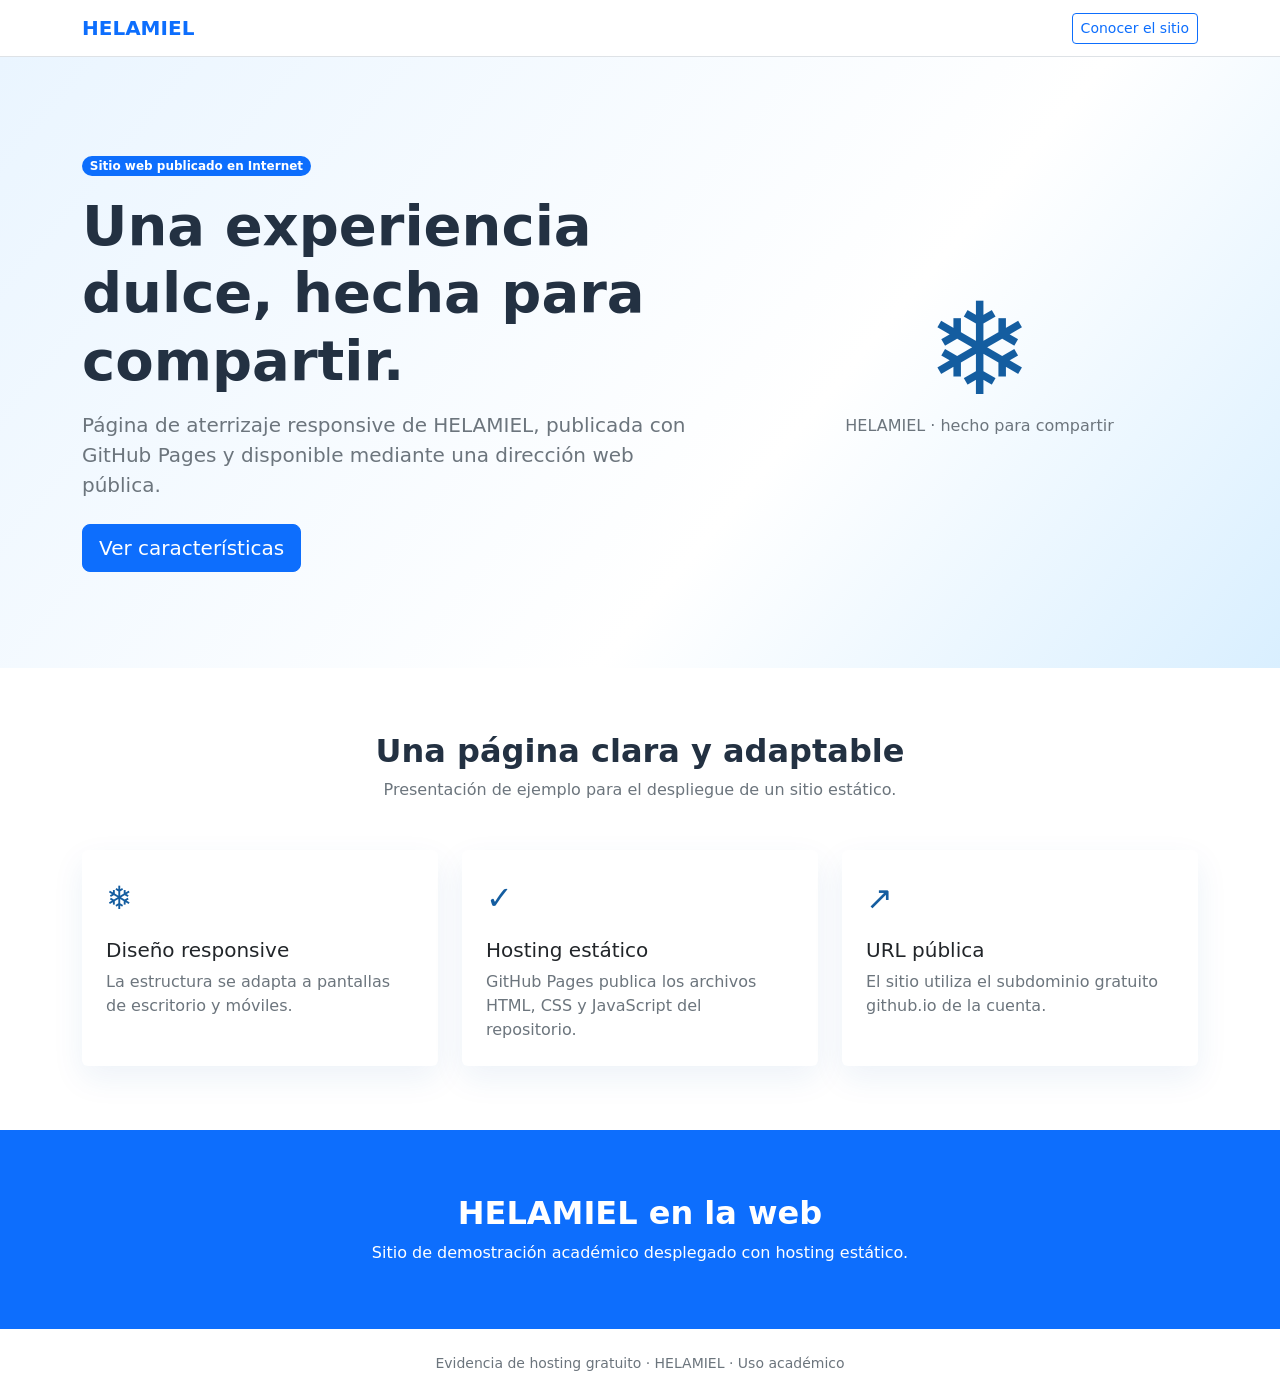
<file: deploy/github-pages-site/index.html>
<!DOCTYPE html>
<html lang="es">
<head>
    <meta charset="UTF-8">
    <meta name="viewport" content="width=device-width, initial-scale=1">
    <meta name="description" content="Sitio demostrativo HELAMIEL publicado con GitHub Pages.">
    <title>HELAMIEL | Sitio web de demostración</title>
    <link href="https://cdn.jsdelivr.net/npm/bootstrap@5.3.3/dist/css/bootstrap.min.css" rel="stylesheet">
    <style>
        :root {
            --helamiel-blue: #145da0;
            --helamiel-ice: #eaf5ff;
        }

        body {
            color: #233142;
        }

        .hero {
            background: linear-gradient(130deg, #eaf5ff 0%, #fff 62%, #d9efff 100%);
        }

        .hero-mark {
            color: var(--helamiel-blue);
            font-size: clamp(4rem, 11vw, 8rem);
            line-height: 1;
        }

        .feature-card {
            border: 0;
            box-shadow: 0 0.75rem 2rem rgba(20, 93, 160, 0.08);
        }

        .feature-mark {
            color: var(--helamiel-blue);
            font-size: 2rem;
        }
    </style>
</head>
<body>
<nav class="navbar navbar-expand-lg bg-white border-bottom">
    <div class="container">
        <a class="navbar-brand fw-bold text-primary" href="#inicio">HELAMIEL</a>
        <a class="btn btn-outline-primary btn-sm" href="#caracteristicas">Conocer el sitio</a>
    </div>
</nav>

<main>
    <section id="inicio" class="hero py-5">
        <div class="container py-lg-5">
            <div class="row align-items-center g-5">
                <div class="col-lg-7">
                    <span class="badge rounded-pill text-bg-primary mb-3">Sitio web publicado en Internet</span>
                    <h1 class="display-4 fw-bold">Una experiencia dulce, hecha para compartir.</h1>
                    <p class="lead text-secondary mt-3">
                        Página de aterrizaje responsive de HELAMIEL, publicada con GitHub Pages
                        y disponible mediante una dirección web pública.
                    </p>
                    <a class="btn btn-primary btn-lg mt-2" href="#caracteristicas">Ver características</a>
                </div>
                <div class="col-lg-5 text-center" aria-hidden="true">
                    <span class="hero-mark">❄</span>
                    <p class="text-secondary mb-0">HELAMIEL · hecho para compartir</p>
                </div>
            </div>
        </div>
    </section>

    <section id="caracteristicas" class="py-5">
        <div class="container py-3">
            <div class="text-center mb-5">
                <h2 class="fw-bold">Una página clara y adaptable</h2>
                <p class="text-secondary">Presentación de ejemplo para el despliegue de un sitio estático.</p>
            </div>
            <div class="row g-4">
                <div class="col-md-4">
                    <article class="card feature-card h-100">
                        <div class="card-body p-4">
                            <div class="feature-mark mb-3" aria-hidden="true">❄</div>
                            <h3 class="h5">Diseño responsive</h3>
                            <p class="text-secondary mb-0">La estructura se adapta a pantallas de escritorio y móviles.</p>
                        </div>
                    </article>
                </div>
                <div class="col-md-4">
                    <article class="card feature-card h-100">
                        <div class="card-body p-4">
                            <div class="feature-mark mb-3" aria-hidden="true">✓</div>
                            <h3 class="h5">Hosting estático</h3>
                            <p class="text-secondary mb-0">GitHub Pages publica los archivos HTML, CSS y JavaScript del repositorio.</p>
                        </div>
                    </article>
                </div>
                <div class="col-md-4">
                    <article class="card feature-card h-100">
                        <div class="card-body p-4">
                            <div class="feature-mark mb-3" aria-hidden="true">↗</div>
                            <h3 class="h5">URL pública</h3>
                            <p class="text-secondary mb-0">El sitio utiliza el subdominio gratuito github.io de la cuenta.</p>
                        </div>
                    </article>
                </div>
            </div>
        </div>
    </section>

    <section class="bg-primary text-white py-5">
        <div class="container text-center py-3">
            <h2 class="fw-bold">HELAMIEL en la web</h2>
            <p class="mb-0">Sitio de demostración académico desplegado con hosting estático.</p>
        </div>
    </section>
</main>

<footer class="py-4">
    <div class="container text-center small text-secondary">
        Evidencia de hosting gratuito · HELAMIEL · Uso académico
    </div>
</footer>
</body>
</html>
</file>
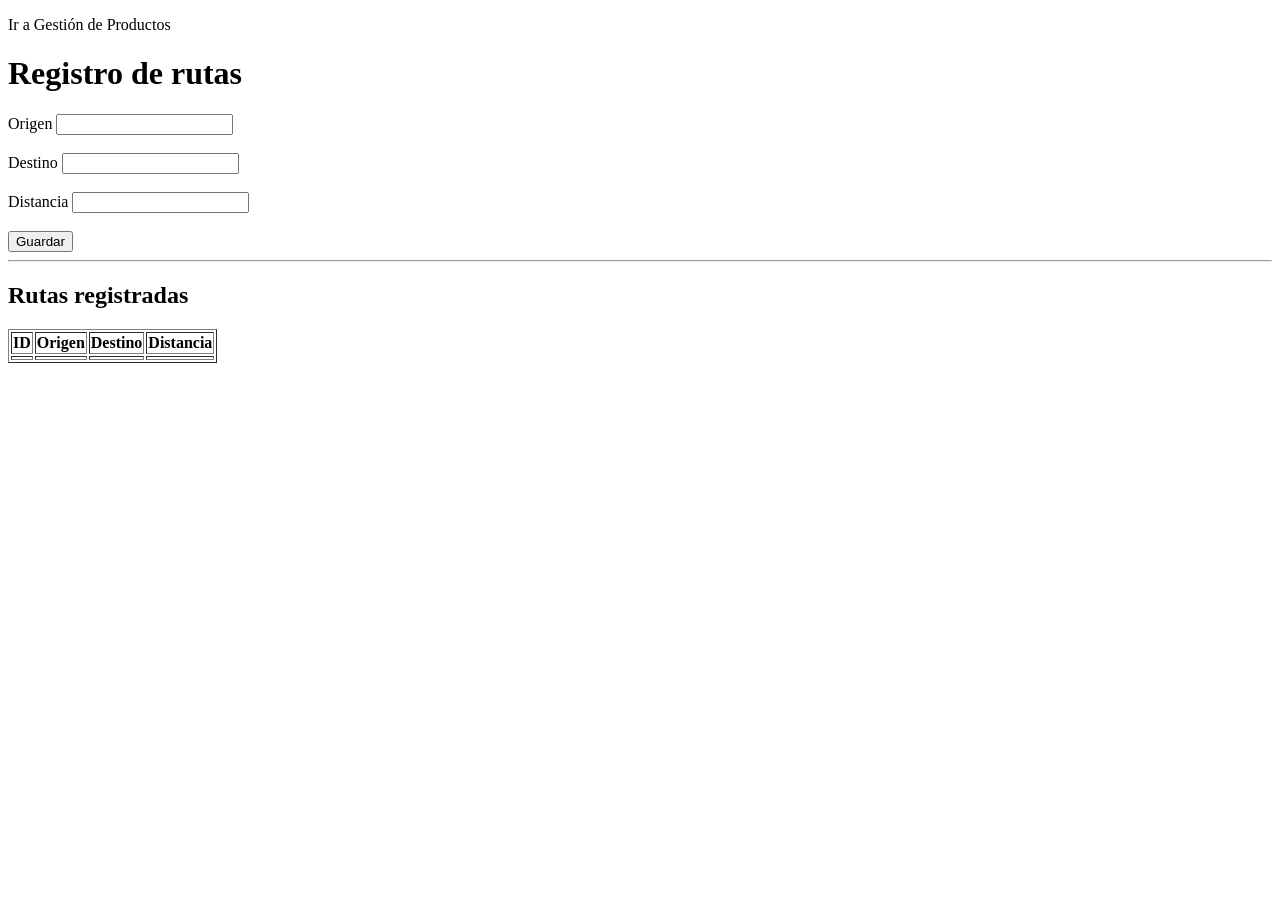
<file: src/main/resources/templates/index.html>
<!DOCTYPE html>
<html xmlns:th="http://www.thymeleaf.org">
<head>

<meta charset="UTF-8">

<title>Gestión de Rutas</title>

</head>

<body>

<p><a th:href="@{/productos}">Ir a Gestión de Productos</a></p>

<h1>Registro de rutas</h1>

<form th:action="@{/guardar}" method="post">

<input type="hidden" th:name="${_csrf.parameterName}" th:value="${_csrf.token}">

Origen

<input type="text" name="origen">

<br><br>

Destino

<input type="text" name="destino">

<br><br>

Distancia

<input type="number" step="0.1" name="distancia">

<br><br>

<button type="submit">

Guardar

</button>

</form>

<hr>

<h2>Rutas registradas</h2>

<table border="1">

<tr>

<th>ID</th>

<th>Origen</th>

<th>Destino</th>

<th>Distancia</th>

</tr>

<tr th:each="ruta : ${rutas}">

<td th:text="${ruta.id}"></td>

<td th:text="${ruta.origen}"></td>

<td th:text="${ruta.destino}"></td>

<td th:text="${ruta.distancia}"></td>

</tr>

</table>

</body>

</html>
</file>
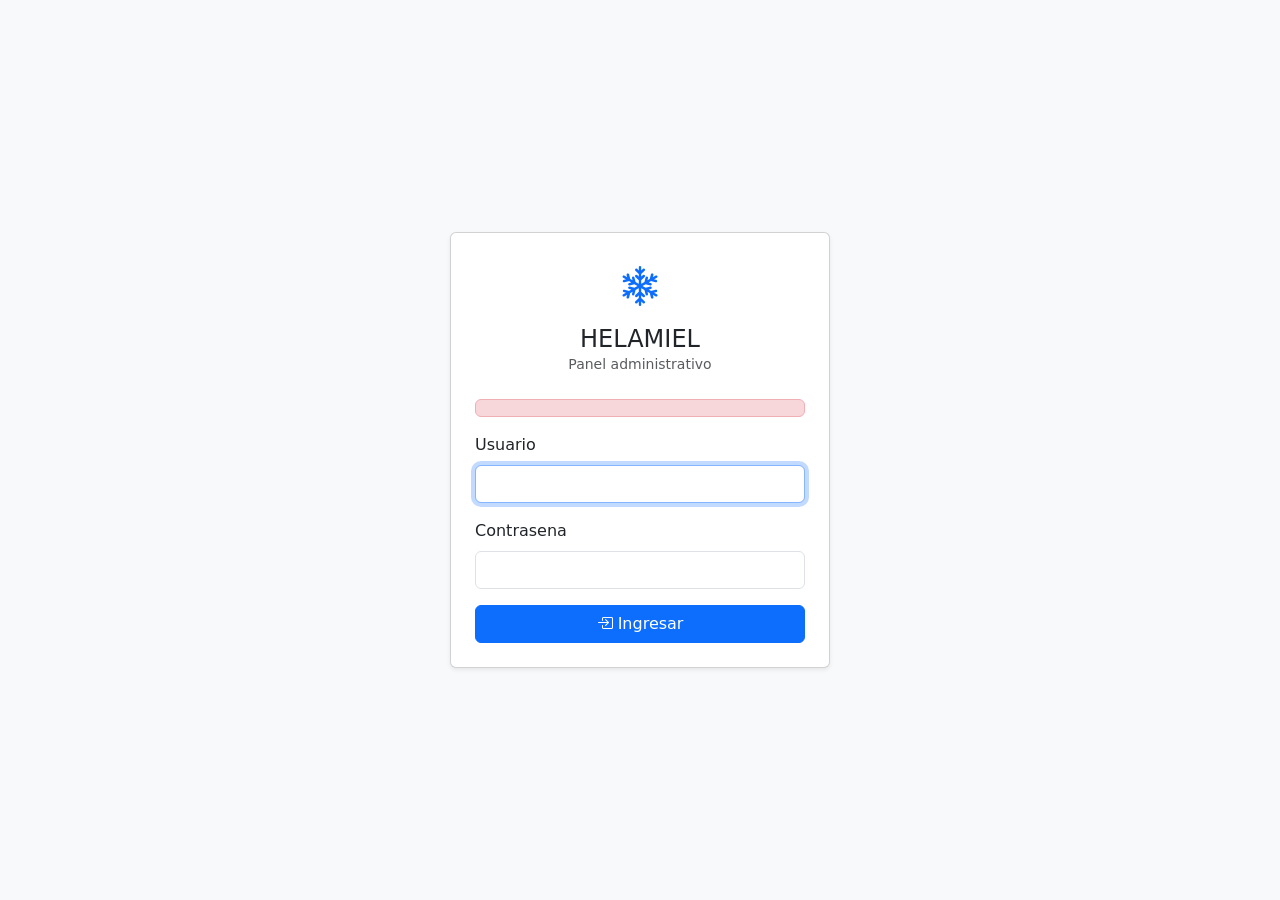
<file: src/main/resources/templates/login.html>
<!DOCTYPE html>
<html xmlns:th="http://www.thymeleaf.org">
<head>
    <meta charset="UTF-8">
    <meta name="viewport" content="width=device-width, initial-scale=1">
    <title>Iniciar sesion - HELAMIEL</title>
    <link rel="stylesheet"
          href="https://cdn.jsdelivr.net/npm/bootstrap@5.3.3/dist/css/bootstrap.min.css">
    <link rel="stylesheet"
          href="https://cdn.jsdelivr.net/npm/bootstrap-icons@1.11.3/font/bootstrap-icons.min.css">
</head>
<body class="bg-light">

<div class="d-flex align-items-center justify-content-center vh-100">
    <div class="card shadow-sm" style="width: 100%; max-width: 380px;">
        <div class="card-body p-4">

            <div class="text-center mb-4">
                <i class="bi bi-snow2 fs-1 text-primary"></i>
                <h4 class="mt-2 mb-0">HELAMIEL</h4>
                <p class="text-muted small">Panel administrativo</p>
            </div>

            <div class="alert alert-danger py-2" th:if="${mensajeError}" th:text="${mensajeError}"></div>

            <form th:action="@{/login}" th:object="${loginRequest}" method="post">
                <input type="hidden" th:name="${_csrf.parameterName}" th:value="${_csrf.token}">
                <div class="mb-3">
                    <label class="form-label">Usuario</label>
                    <input type="text" class="form-control" th:field="*{usuario}" required autofocus>
                </div>
                <div class="mb-3">
                    <label class="form-label">Contrasena</label>
                    <input type="password" class="form-control" th:field="*{password}" required>
                </div>
                <button type="submit" class="btn btn-primary w-100">
                    <i class="bi bi-box-arrow-in-right"></i> Ingresar
                </button>
            </form>

        </div>
    </div>
</div>

</body>
</html>
</file>
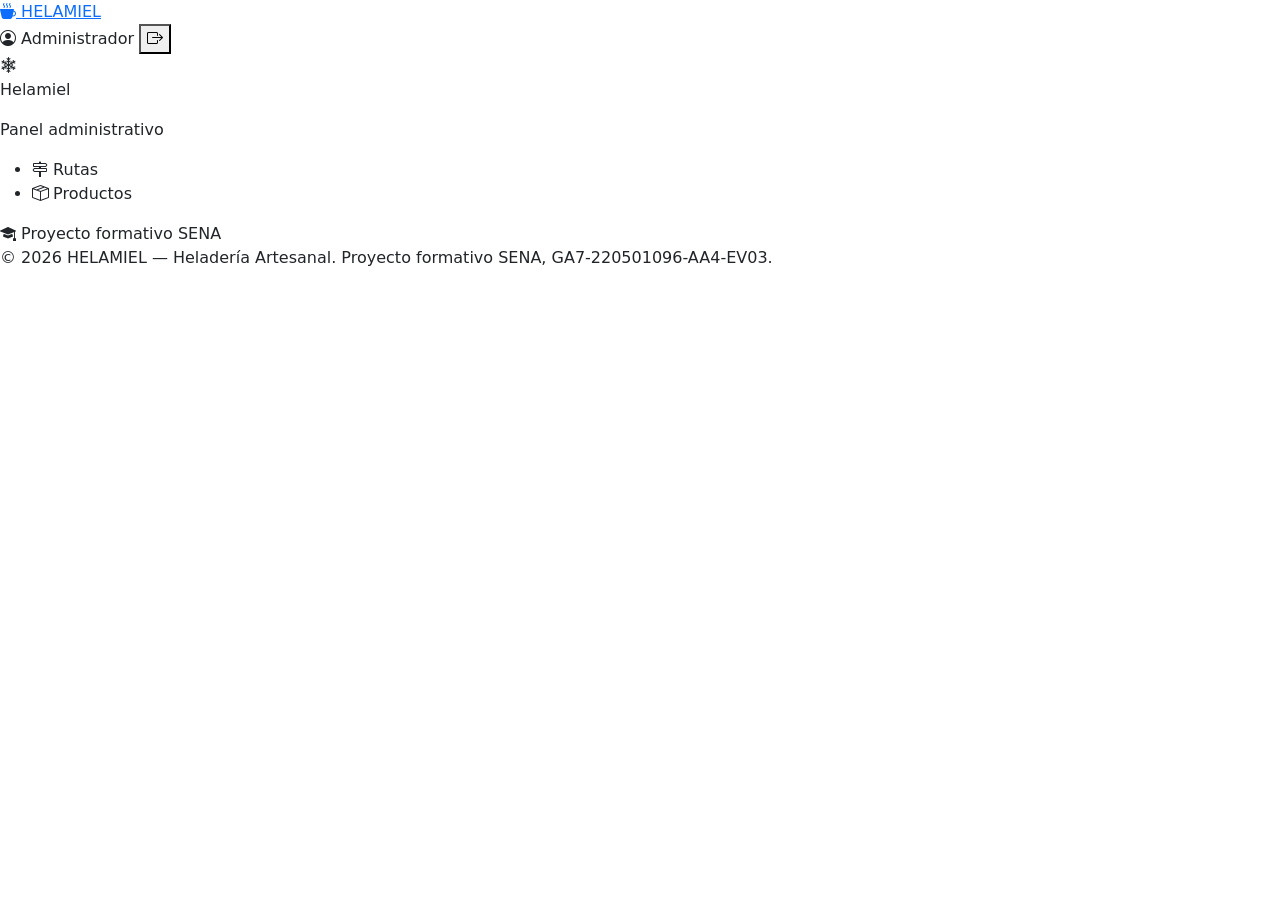
<file: src/main/resources/templates/fragments/layout.html>
<!DOCTYPE html>
<html xmlns:th="http://www.thymeleaf.org">
<head th:fragment="head(titulo)">
    <meta charset="UTF-8">
    <meta name="viewport" content="width=device-width, initial-scale=1">

    <title th:text="${titulo}">HELAMIEL</title>

    <link rel="stylesheet"
          href="https://cdn.jsdelivr.net/npm/bootstrap@5.3.3/dist/css/bootstrap.min.css">
    <link rel="stylesheet"
          href="https://cdn.jsdelivr.net/npm/bootstrap-icons@1.11.3/font/bootstrap-icons.min.css">
    <link rel="stylesheet" th:href="@{/css/admin.css}">
</head>

<!-- ============================================
     NAVBAR superior
     ============================================ -->
<nav class="admin-topbar" th:fragment="navbar">
    <button class="btn-icon d-lg-none" id="btnSidebarToggle" type="button" aria-label="Abrir menu">
        <i class="bi bi-list"></i>
    </button>

    <a class="topbar-brand" th:href="@{/productos}">
        <span class="topbar-brand-icon"><i class="bi bi-cup-hot-fill"></i></span>
        <span class="topbar-brand-text">HELAMIEL</span>
    </a>

    <div class="topbar-spacer"></div>

    <div class="topbar-user">
        <span class="topbar-user-name"><i class="bi bi-person-circle"></i>
            <span th:text="${session.usuarioLogueado} ?: 'Administrador'">Administrador</span>
        </span>
        <form th:action="@{/logout}" method="post" class="d-inline">
            <input type="hidden" th:name="${_csrf.parameterName}" th:value="${_csrf.token}">
            <button type="submit" class="btn-icon" title="Cerrar sesion">
                <i class="bi bi-box-arrow-right"></i>
            </button>
        </form>
    </div>
</nav>

<!-- ============================================
     SIDEBAR lateral
     ============================================ -->
<aside class="admin-sidebar" id="adminSidebar" th:fragment="sidebar(activo)">
    <div class="sidebar-header">
        <span class="sidebar-logo"><i class="bi bi-snow2"></i></span>
        <div>
            <p class="sidebar-title">Helamiel</p>
            <p class="sidebar-subtitle">Panel administrativo</p>
        </div>
    </div>

    <ul class="sidebar-menu">
        <li>
            <a th:href="@{/}" th:classappend="${activo == 'inicio'} ? 'active'">
                <i class="bi bi-signpost-2"></i> <span>Rutas</span>
            </a>
        </li>
        <li>
            <a th:href="@{/productos}" th:classappend="${activo == 'productos'} ? 'active'">
                <i class="bi bi-box-seam"></i> <span>Productos</span>
            </a>
        </li>
    </ul>

    <div class="sidebar-footer-note">
        <i class="bi bi-mortarboard-fill"></i>
        <span>Proyecto formativo SENA</span>
    </div>
</aside>

<div class="sidebar-backdrop" id="sidebarBackdrop"></div>

<!-- ============================================
     FOOTER
     ============================================ -->
<footer class="admin-footer" th:fragment="footer">
    <p>&copy; <span th:text="${#temporals.year(#temporals.createNow())}">2026</span> HELAMIEL — Heladería Artesanal. Proyecto formativo SENA, GA7-220501096-AA4-EV03.</p>
</footer>
</html>
</file>
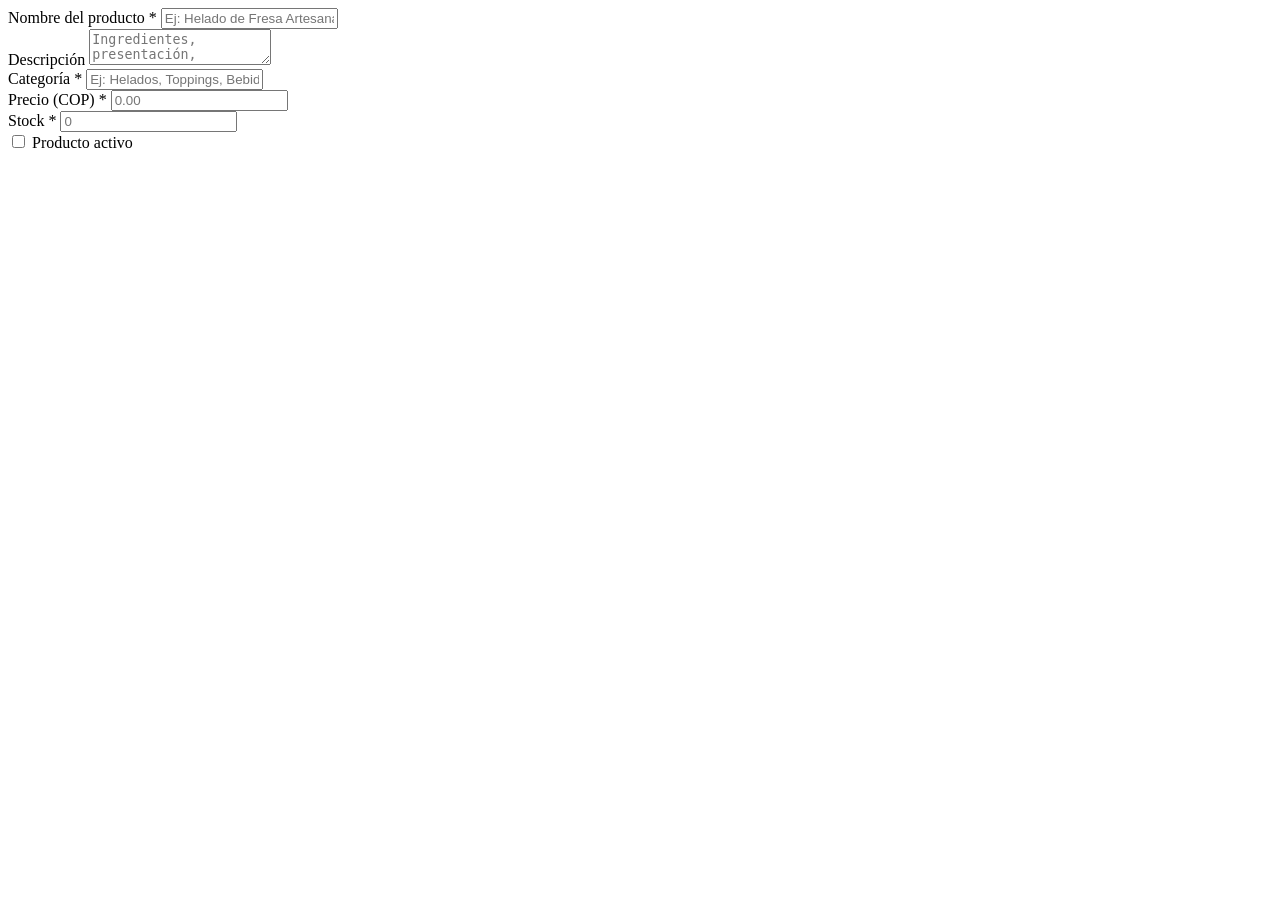
<file: src/main/resources/templates/productos/form-campos.html>
<!DOCTYPE html>
<html xmlns:th="http://www.thymeleaf.org">
<body>
<th:block th:fragment="campos">
    <input type="hidden" th:field="*{id}"/>

    <div class="mb-3">
        <label class="form-label">Nombre del producto <span class="text-danger">*</span></label>
        <input type="text" th:field="*{nombre}" class="form-control" required minlength="3" maxlength="100"
               th:classappend="${#fields.hasErrors('nombre')} ? 'is-invalid'"
               placeholder="Ej: Helado de Fresa Artesanal">
        <div class="invalid-feedback" th:if="${#fields.hasErrors('nombre')}" th:errors="*{nombre}"></div>
    </div>

    <div class="mb-3">
        <label class="form-label">Descripción</label>
        <textarea th:field="*{descripcion}" class="form-control" rows="2" maxlength="255"
                  th:classappend="${#fields.hasErrors('descripcion')} ? 'is-invalid'"
                  placeholder="Ingredientes, presentación, notas..."></textarea>
        <div class="invalid-feedback" th:if="${#fields.hasErrors('descripcion')}" th:errors="*{descripcion}"></div>
    </div>

    <div class="row g-3">
        <div class="col-md-6">
            <label class="form-label">Categoría <span class="text-danger">*</span></label>
            <input type="text" th:field="*{categoria}" class="form-control" required minlength="3" maxlength="60"
                   th:classappend="${#fields.hasErrors('categoria')} ? 'is-invalid'"
                   placeholder="Ej: Helados, Toppings, Bebidas" list="listaCategorias">
            <div class="invalid-feedback" th:if="${#fields.hasErrors('categoria')}" th:errors="*{categoria}"></div>
        </div>
        <div class="col-md-3">
            <label class="form-label">Precio (COP) <span class="text-danger">*</span></label>
            <input type="number" th:field="*{precio}" class="form-control" required min="0.01" step="0.01"
                   th:classappend="${#fields.hasErrors('precio')} ? 'is-invalid'" placeholder="0.00">
            <div class="invalid-feedback" th:if="${#fields.hasErrors('precio')}" th:errors="*{precio}"></div>
        </div>
        <div class="col-md-3">
            <label class="form-label">Stock <span class="text-danger">*</span></label>
            <input type="number" th:field="*{stock}" class="form-control" required min="0" step="1"
                   th:classappend="${#fields.hasErrors('stock')} ? 'is-invalid'" placeholder="0">
            <div class="invalid-feedback" th:if="${#fields.hasErrors('stock')}" th:errors="*{stock}"></div>
        </div>
    </div>

    <div class="form-check form-switch mt-3">
        <input class="form-check-input" type="checkbox" role="switch" th:field="*{estado}">
        <label class="form-check-label" th:for="${#ids.prev('estado')}">Producto activo</label>
    </div>

    <datalist id="listaCategorias">
        <option th:each="cat : ${categorias}" th:value="${cat}"></option>
    </datalist>
</th:block>
</body>
</html>
</file>
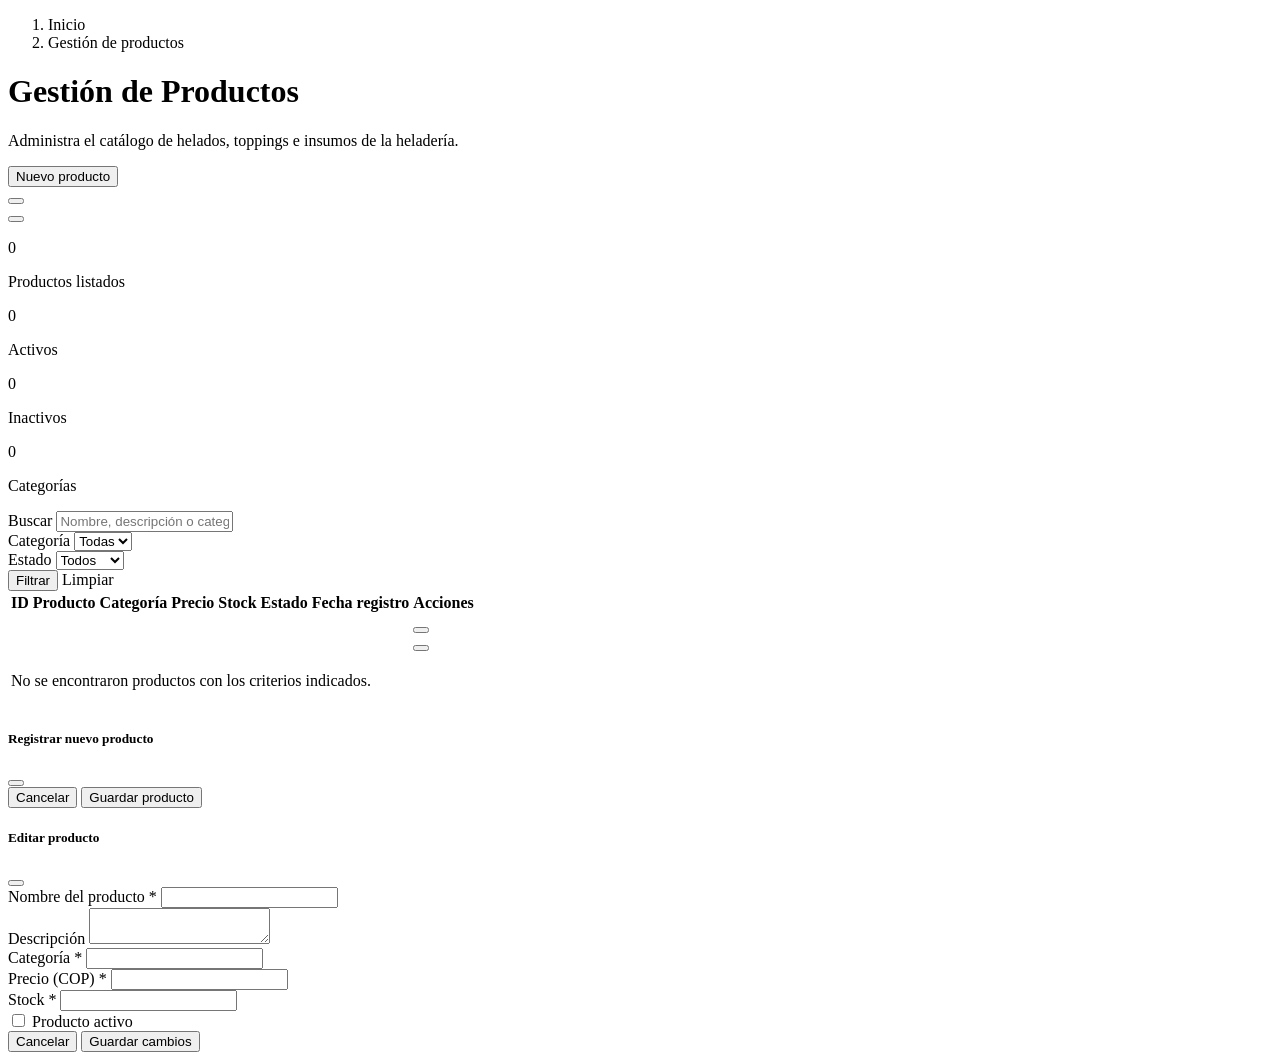
<file: src/main/resources/templates/productos/listar.html>
<!DOCTYPE html>
<html xmlns:th="http://www.thymeleaf.org">
<head th:replace="~{fragments/layout :: head(titulo='Gestión de Productos')}"></head>
<body th:attr="data-abrir-modal=${abrirModal}">

<nav th:replace="~{fragments/layout :: navbar}"></nav>
<aside th:replace="~{fragments/layout :: sidebar(activo='productos')}"></aside>
<div class="sidebar-backdrop" id="sidebarBackdrop"></div>

<main class="admin-content">

    <!-- Breadcrumb -->
    <nav aria-label="breadcrumb">
        <ol class="breadcrumb admin-breadcrumb">
            <li class="breadcrumb-item"><a th:href="@{/productos}"><i class="bi bi-house-door"></i> Inicio</a></li>
            <li class="breadcrumb-item active" aria-current="page">Gestión de productos</li>
        </ol>
    </nav>

    <div class="admin-header">
        <div>
            <h1 class="admin-title"><i class="bi bi-box-seam"></i> Gestión de Productos</h1>
            <p class="admin-subtitle">Administra el catálogo de helados, toppings e insumos de la heladería.</p>
        </div>
        <button type="button" class="btn btn-primary-brand" data-bs-toggle="modal" data-bs-target="#modalRegistrar">
            <i class="bi bi-plus-lg"></i> Nuevo producto
        </button>
    </div>

    <!-- Mensajes -->
    <div class="alert alert-success alert-brand alert-dismissible fade show" role="alert" th:if="${mensajeExito}">
        <i class="bi bi-check-circle-fill"></i> <span th:text="${mensajeExito}"></span>
        <button type="button" class="btn-close" data-bs-dismiss="alert" aria-label="Cerrar"></button>
    </div>
    <div class="alert alert-danger alert-brand alert-dismissible fade show" role="alert" th:if="${mensajeError}">
        <i class="bi bi-exclamation-triangle-fill"></i> <span th:text="${mensajeError}"></span>
        <button type="button" class="btn-close" data-bs-dismiss="alert" aria-label="Cerrar"></button>
    </div>

    <!-- Cards resumen -->
    <div class="stat-cards">
        <div class="stat-card">
            <div class="stat-icon bg-primary-soft"><i class="bi bi-box-seam"></i></div>
            <div>
                <p class="stat-value" th:text="${totalProductos}">0</p>
                <p class="stat-label">Productos listados</p>
            </div>
        </div>
        <div class="stat-card">
            <div class="stat-icon bg-success-soft"><i class="bi bi-check2-circle"></i></div>
            <div>
                <p class="stat-value" th:text="${#lists.size(productos.?[estado == true])}">0</p>
                <p class="stat-label">Activos</p>
            </div>
        </div>
        <div class="stat-card">
            <div class="stat-icon bg-danger-soft"><i class="bi bi-slash-circle"></i></div>
            <div>
                <p class="stat-value" th:text="${#lists.size(productos.?[estado == false])}">0</p>
                <p class="stat-label">Inactivos</p>
            </div>
        </div>
        <div class="stat-card">
            <div class="stat-icon bg-accent-soft"><i class="bi bi-tags"></i></div>
            <div>
                <p class="stat-value" th:text="${#lists.size(categorias)}">0</p>
                <p class="stat-label">Categorías</p>
            </div>
        </div>
    </div>

    <!-- Filtros y búsqueda -->
    <div class="admin-card filter-card">
        <form th:action="@{/productos}" method="get" class="filter-form">
            <div class="filter-field filter-field-grow">
                <label for="texto"><i class="bi bi-search"></i> Buscar</label>
                <input type="text" id="texto" name="texto" class="form-control"
                       placeholder="Nombre, descripción o categoría..." th:value="${texto}">
            </div>
            <div class="filter-field">
                <label for="categoria"><i class="bi bi-tags"></i> Categoría</label>
                <select id="categoria" name="categoria" class="form-select">
                    <option value="">Todas</option>
                    <option th:each="cat : ${categorias}" th:value="${cat}" th:text="${cat}"
                            th:selected="${cat == categoriaSeleccionada}"></option>
                </select>
            </div>
            <div class="filter-field">
                <label for="estado"><i class="bi bi-toggle2-on"></i> Estado</label>
                <select id="estado" name="estado" class="form-select">
                    <option value="">Todos</option>
                    <option value="true" th:selected="${estadoSeleccionado != null and estadoSeleccionado == true}">Activo</option>
                    <option value="false" th:selected="${estadoSeleccionado != null and estadoSeleccionado == false}">Inactivo</option>
                </select>
            </div>
            <div class="filter-actions">
                <button type="submit" class="btn btn-primary-brand"><i class="bi bi-funnel"></i> Filtrar</button>
                <a th:href="@{/productos}" class="btn btn-outline-brand"><i class="bi bi-x-circle"></i> Limpiar</a>
            </div>
        </form>
    </div>

    <!-- Tabla de productos -->
    <div class="admin-card table-card">
        <div class="table-responsive">
            <table class="table admin-table align-middle">
                <thead>
                <tr>
                    <th>ID</th>
                    <th>Producto</th>
                    <th>Categoría</th>
                    <th class="text-end">Precio</th>
                    <th class="text-center">Stock</th>
                    <th class="text-center">Estado</th>
                    <th>Fecha registro</th>
                    <th class="text-center">Acciones</th>
                </tr>
                </thead>
                <tbody>
                <tr th:each="producto : ${productos}">
                    <td th:text="${producto.id}"></td>
                    <td>
                        <p class="cell-title" th:text="${producto.nombre}"></p>
                        <p class="cell-subtitle" th:text="${producto.descripcion}"></p>
                    </td>
                    <td><span class="badge-categoria" th:text="${producto.categoria}"></span></td>
                    <td class="text-end" th:text="${'$ ' + #numbers.formatDecimal(producto.precio, 1, 'POINT', 2, 'COMMA')}"></td>
                    <td class="text-center" th:text="${producto.stock}"></td>
                    <td class="text-center">
                        <span class="badge-estado" th:classappend="${producto.estado} ? 'estado-activo' : 'estado-inactivo'"
                              th:text="${producto.estado} ? 'Activo' : 'Inactivo'"></span>
                    </td>
                    <td th:text="${producto.fechaRegistro != null ? #temporals.format(producto.fechaRegistro, 'dd/MM/yyyy HH:mm') : '-'}"></td>
                    <td class="text-center">
                        <div class="table-actions">
                            <button type="button" class="btn-icon-action btn-edit"
                                    data-bs-toggle="modal" th:data-bs-target="'#modalEditar' + ${producto.id}"
                                    title="Editar producto">
                                <i class="bi bi-pencil-square"></i>
                            </button>
                            <form th:action="@{'/productos/eliminar/' + ${producto.id}}" method="post"
                                  class="form-eliminar d-inline">
                                <input type="hidden" th:name="${_csrf.parameterName}" th:value="${_csrf.token}">
                                <button type="submit" class="btn-icon-action btn-delete" title="Eliminar producto">
                                    <i class="bi bi-trash3"></i>
                                </button>
                            </form>
                        </div>
                    </td>
                </tr>
                <tr th:if="${#lists.isEmpty(productos)}">
                    <td colspan="8" class="empty-state">
                        <i class="bi bi-emoji-frown"></i>
                        <p>No se encontraron productos con los criterios indicados.</p>
                    </td>
                </tr>
                </tbody>
            </table>
        </div>
    </div>

</main>

<footer th:replace="~{fragments/layout :: footer}"></footer>

<!-- ============================================
     MODAL: Registrar producto
     ============================================ -->
<div class="modal fade" id="modalRegistrar" tabindex="-1" aria-hidden="true">
    <div class="modal-dialog modal-lg modal-dialog-centered">
        <div class="modal-content admin-modal">
            <form th:action="@{/productos/guardar}" th:object="${productoDTO}" method="post"
                  class="needs-validation-custom" novalidate>
                <input type="hidden" th:name="${_csrf.parameterName}" th:value="${_csrf.token}">
                <div class="modal-header">
                    <h5 class="modal-title"><i class="bi bi-plus-circle"></i> Registrar nuevo producto</h5>
                    <button type="button" class="btn-close" data-bs-dismiss="modal" aria-label="Cerrar"></button>
                </div>
                <div class="modal-body">
                    <div th:replace="~{productos/form-campos :: campos}"></div>
                </div>
                <div class="modal-footer">
                    <button type="button" class="btn btn-outline-brand" data-bs-dismiss="modal">Cancelar</button>
                    <button type="submit" class="btn btn-primary-brand"><i class="bi bi-save2"></i> Guardar producto</button>
                </div>
            </form>
        </div>
    </div>
</div>

<!-- ============================================
     MODALES: Editar producto (uno por fila)
     ============================================ -->
<div class="modal fade" th:each="producto : ${productos}" th:id="'modalEditar' + ${producto.id}"
     tabindex="-1" aria-hidden="true">
    <div class="modal-dialog modal-lg modal-dialog-centered">
        <div class="modal-content admin-modal">
            <form th:action="@{'/productos/editar/' + ${producto.id}}" method="post"
                  class="needs-validation-custom" novalidate>
                <input type="hidden" th:name="${_csrf.parameterName}" th:value="${_csrf.token}">
                <div class="modal-header">
                    <h5 class="modal-title"><i class="bi bi-pencil-square"></i> Editar producto</h5>
                    <button type="button" class="btn-close" data-bs-dismiss="modal" aria-label="Cerrar"></button>
                </div>
                <div class="modal-body">
                    <div class="mb-3">
                        <label class="form-label">Nombre del producto <span class="text-danger">*</span></label>
                        <input type="text" name="nombre" class="form-control" required minlength="3" maxlength="100"
                               th:value="${producto.nombre}">
                    </div>
                    <div class="mb-3">
                        <label class="form-label">Descripción</label>
                        <textarea name="descripcion" class="form-control" rows="2" maxlength="255"
                                  th:text="${producto.descripcion}"></textarea>
                    </div>
                    <div class="row g-3">
                        <div class="col-md-6">
                            <label class="form-label">Categoría <span class="text-danger">*</span></label>
                            <input type="text" name="categoria" class="form-control" required minlength="3" maxlength="60"
                                   th:value="${producto.categoria}">
                        </div>
                        <div class="col-md-3">
                            <label class="form-label">Precio (COP) <span class="text-danger">*</span></label>
                            <input type="number" name="precio" class="form-control" required min="0.01" step="0.01"
                                   th:value="${producto.precio}">
                        </div>
                        <div class="col-md-3">
                            <label class="form-label">Stock <span class="text-danger">*</span></label>
                            <input type="number" name="stock" class="form-control" required min="0" step="1"
                                   th:value="${producto.stock}">
                        </div>
                    </div>
                    <div class="form-check form-switch mt-3">
                        <input class="form-check-input" type="checkbox" role="switch" name="estado" value="true"
                               th:id="'estadoEdit' + ${producto.id}" th:checked="${producto.estado}">
                        <input type="hidden" name="_estado" value="on"/>
                        <label class="form-check-label" th:for="'estadoEdit' + ${producto.id}">Producto activo</label>
                    </div>
                </div>
                <div class="modal-footer">
                    <button type="button" class="btn btn-outline-brand" data-bs-dismiss="modal">Cancelar</button>
                    <button type="submit" class="btn btn-primary-brand"><i class="bi bi-save2"></i> Guardar cambios</button>
                </div>
            </form>
        </div>
    </div>
</div>

<script src="https://cdn.jsdelivr.net/npm/bootstrap@5.3.3/dist/js/bootstrap.bundle.min.js"></script>
<script th:src="@{/js/admin.js}"></script>
<script th:src="@{/js/productos.js}"></script>
</body>
</html>
</file>
